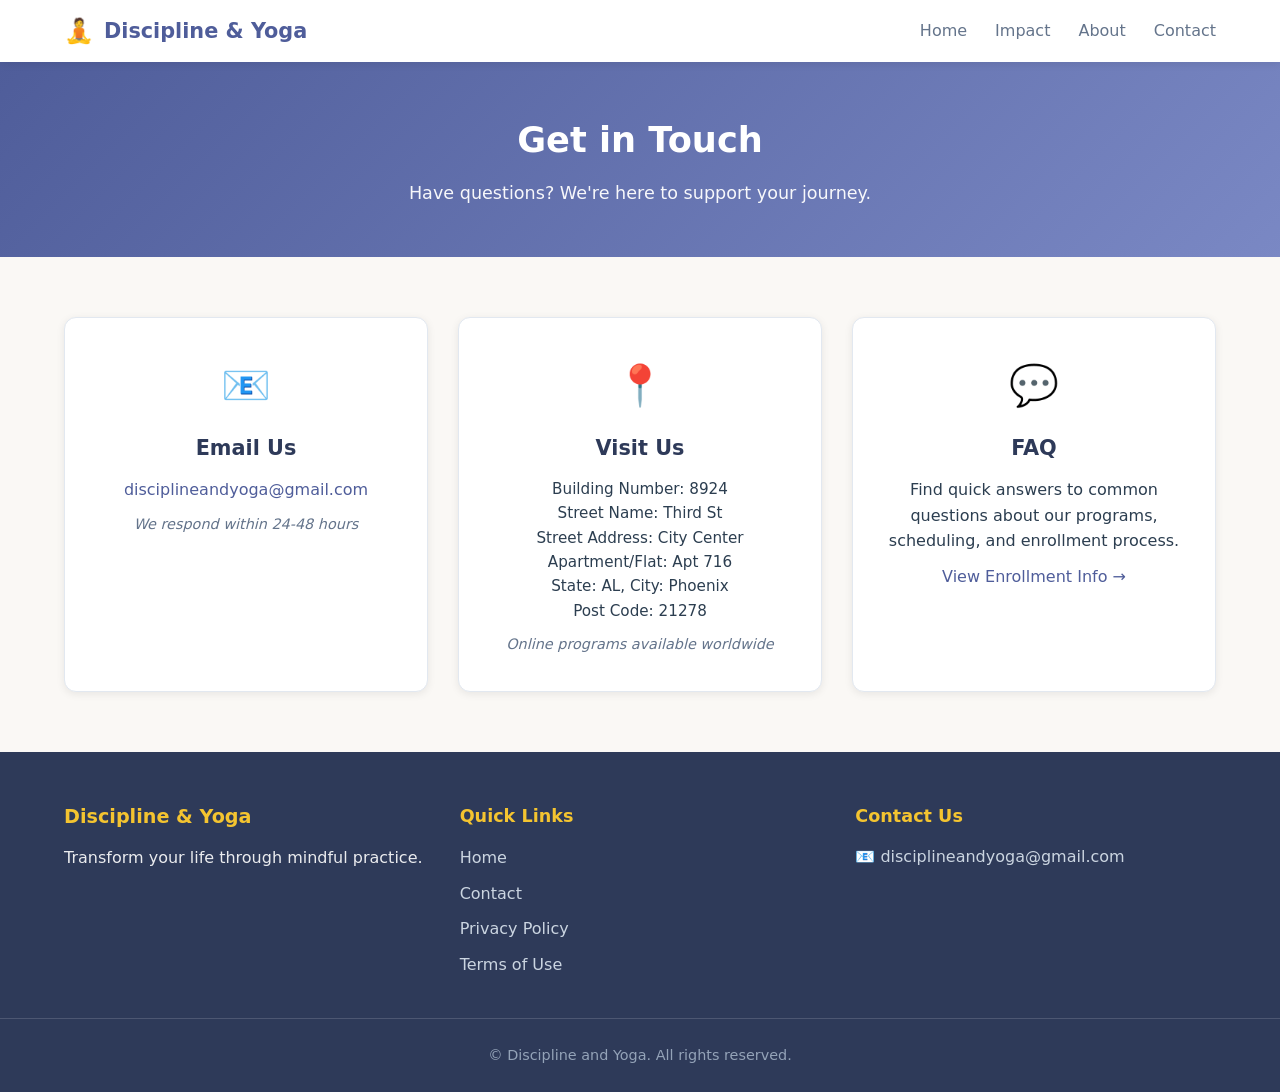
<file: contact.html>
<!DOCTYPE html>
<html lang="en">
<head>
  <!-- Google tag (gtag.js) -->
<script async src="https://www.googletagmanager.com/gtag/js?id=AW-18263636456"></script>
<script>
  window.dataLayer = window.dataLayer || [];
  function gtag(){dataLayer.push(arguments);}
  gtag('js', new Date());

  gtag('config', 'AW-18263636456');
</script>
  <meta charset="UTF-8" />
  <meta name="viewport" content="width=device-width, initial-scale=1.0"/>
  <title>Contact | Discipline and Yoga</title>
  <link rel="stylesheet" href="style.css" />
</head>
<body>
  <!-- Navigation -->
  <nav class="navbar">
    <div class="container nav-flex">
      <a href="index.html" class="logo">
        <span class="logo-icon">🧘</span>
        <span class="logo-text">Discipline & Yoga</span>
      </a>
      <ul class="nav-links">
        <li><a href="index.html">Home</a></li>
        <li><a href="index.html#stats">Impact</a></li>
        <li><a href="index.html#about">About</a></li>
        <li><a href="contact.html">Contact</a></li>
      </ul>
    </div>
  </nav>

  <!-- Contact Header -->
  <header class="page-header">
    <div class="container">
      <h1>Get in Touch</h1>
      <p>Have questions? We're here to support your journey.</p>
    </div>
  </header>

  <!-- Contact Info -->
  <section class="contact-section">
    <div class="container contact-grid">
      <div class="contact-card">
        <div class="contact-icon">📧</div>
        <h3>Email Us</h3>
        <p><a href="mailto:disciplineandyoga@gmail.com">disciplineandyoga@gmail.com</a></p>
        <p class="contact-note">We respond within 24-48 hours</p>
      </div>
      
      <div class="contact-card">
        <div class="contact-icon">📍</div>
        <h3>Visit Us</h3>
        <p style="font-size: 0.95rem; line-height: 1.6;">
          Building Number: 8924<br/>
          Street Name: Third St<br/>
          Street Address: City Center<br/>
          Apartment/Flat: Apt 716<br/>
          State: AL, City: Phoenix<br/>
          Post Code: 21278
        </p>
        <p class="contact-note">Online programs available worldwide</p>
      </div>
      
      <div class="contact-card">
        <div class="contact-icon">💬</div>
        <h3>FAQ</h3>
        <p>Find quick answers to common questions about our programs, scheduling, and enrollment process.</p>
        <a href="index.html#enroll" class="link-arrow">View Enrollment Info →</a>
      </div>
    </div>
  </section>

  <!-- Footer -->
  <footer>
    <div class="container footer-grid">
      <div class="footer-brand">
        <h4>Discipline & Yoga</h4>
        <p>Transform your life through mindful practice.</p>
      </div>
      <div class="footer-links">
        <h4>Quick Links</h4>
        <a href="index.html">Home</a>
        <a href="contact.html">Contact</a>
        <a href="privacy.html">Privacy Policy</a>
        <a href="terms.html">Terms of Use</a>
      </div>
      <div class="footer-contact">
        <h4>Contact Us</h4>
        <p>📧 disciplineandyoga@gmail.com</p>
      </div>
    </div>
    <div class="footer-bottom">
      <p>&copy; <span id="year"></span> Discipline and Yoga. All rights reserved.</p>
    </div>
  </footer>

  <script src="script.js"></script>
</body>
</html>
</file>
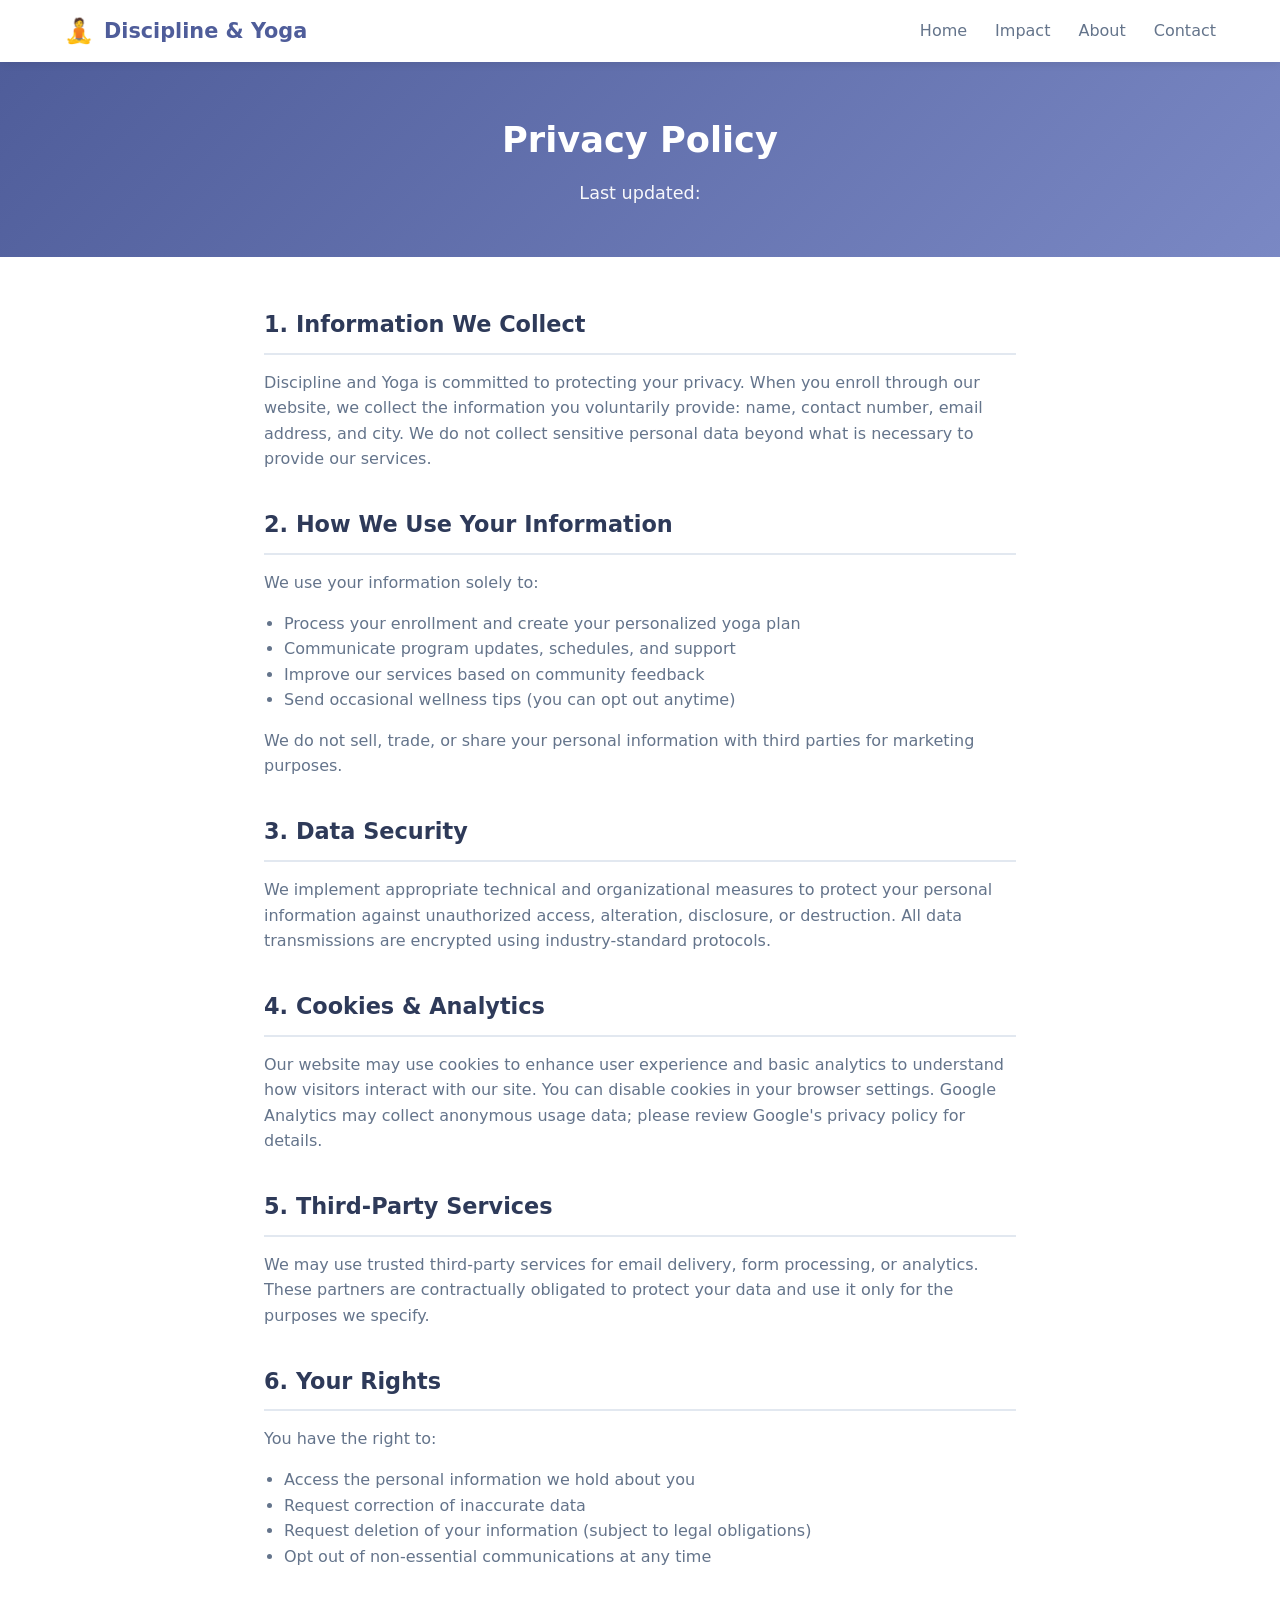
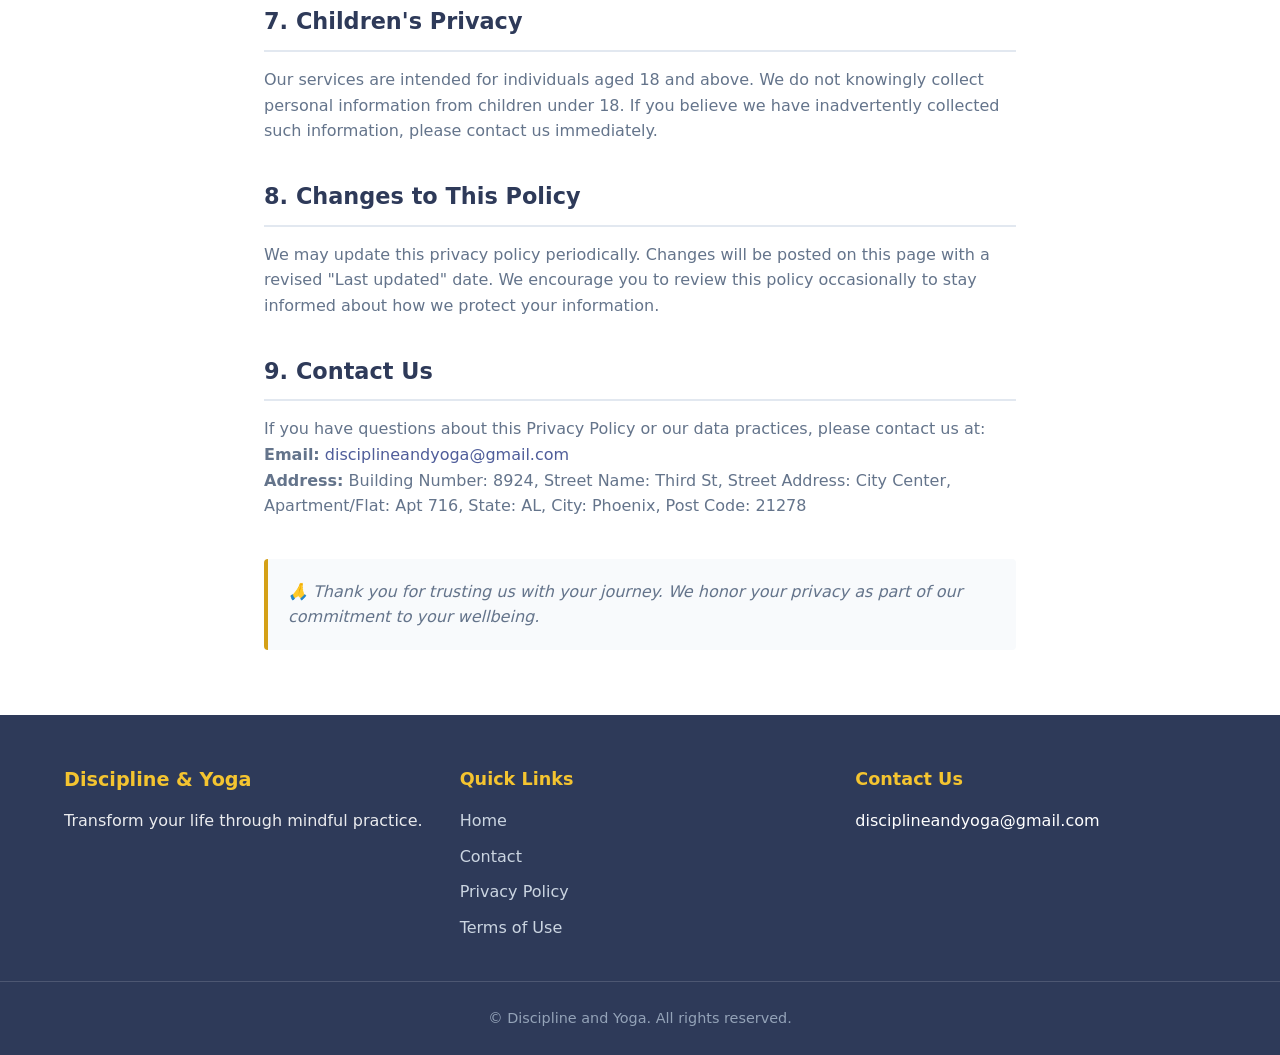
<file: privacy.html>
<!DOCTYPE html>
<html lang="en">
<head>
  <!-- Google tag (gtag.js) -->
<script async src="https://www.googletagmanager.com/gtag/js?id=AW-18263636456"></script>
<script>
  window.dataLayer = window.dataLayer || [];
  function gtag(){dataLayer.push(arguments);}
  gtag('js', new Date());

  gtag('config', 'AW-18263636456');
</script>
  <meta charset="UTF-8" />
  <meta name="viewport" content="width=device-width, initial-scale=1.0"/>
  <title>Privacy Policy | Discipline and Yoga</title>
  <link rel="stylesheet" href="style.css" />
</head>
<body>
  <nav class="navbar">
    <div class="container nav-flex">
      <a href="index.html" class="logo">
        <span class="logo-icon">🧘</span>
        <span class="logo-text">Discipline & Yoga</span>
      </a>
      <ul class="nav-links">
        <li><a href="index.html">Home</a></li>
        <li><a href="index.html#stats">Impact</a></li>
        <li><a href="index.html#about">About</a></li>
        <li><a href="contact.html">Contact</a></li>
      </ul>
    </div>
  </nav>

  <header class="page-header">
    <div class="container">
      <h1>Privacy Policy</h1>
      <p>Last updated: <span id="update-date"></span></p>
    </div>
  </header>

  <section class="policy-section">
    <div class="container policy-content">
      <h2>1. Information We Collect</h2>
      <p>Discipline and Yoga is committed to protecting your privacy. When you enroll through our website, we collect the information you voluntarily provide: name, contact number, email address, and city. We do not collect sensitive personal data beyond what is necessary to provide our services.</p>

      <h2>2. How We Use Your Information</h2>
      <p>We use your information solely to:</p>
      <ul style="margin-left: 20px; margin-bottom: 15px;">
        <li>Process your enrollment and create your personalized yoga plan</li>
        <li>Communicate program updates, schedules, and support</li>
        <li>Improve our services based on community feedback</li>
        <li>Send occasional wellness tips (you can opt out anytime)</li>
      </ul>
      <p>We do not sell, trade, or share your personal information with third parties for marketing purposes.</p>

      <h2>3. Data Security</h2>
      <p>We implement appropriate technical and organizational measures to protect your personal information against unauthorized access, alteration, disclosure, or destruction. All data transmissions are encrypted using industry-standard protocols.</p>

      <h2>4. Cookies & Analytics</h2>
      <p>Our website may use cookies to enhance user experience and basic analytics to understand how visitors interact with our site. You can disable cookies in your browser settings. Google Analytics may collect anonymous usage data; please review Google's privacy policy for details.</p>

      <h2>5. Third-Party Services</h2>
      <p>We may use trusted third-party services for email delivery, form processing, or analytics. These partners are contractually obligated to protect your data and use it only for the purposes we specify.</p>

      <h2>6. Your Rights</h2>
      <p>You have the right to:</p>
      <ul style="margin-left: 20px; margin-bottom: 15px;">
        <li>Access the personal information we hold about you</li>
        <li>Request correction of inaccurate data</li>
        <li>Request deletion of your information (subject to legal obligations)</li>
        <li>Opt out of non-essential communications at any time</li>
      </ul>

      <h2>7. Children's Privacy</h2>
      <p>Our services are intended for individuals aged 18 and above. We do not knowingly collect personal information from children under 18. If you believe we have inadvertently collected such information, please contact us immediately.</p>

      <h2>8. Changes to This Policy</h2>
      <p>We may update this privacy policy periodically. Changes will be posted on this page with a revised "Last updated" date. We encourage you to review this policy occasionally to stay informed about how we protect your information.</p>

      <h2>9. Contact Us</h2>
      <p>If you have questions about this Privacy Policy or our data practices, please contact us at:<br/>
      <strong>Email:</strong> <a href="mailto:disciplineandyoga@gmail.com">disciplineandyoga@gmail.com</a><br/>
      <strong>Address:</strong> Building Number: 8924, Street Name: Third St, Street Address: City Center, Apartment/Flat: Apt 716, State: AL, City: Phoenix, Post Code: 21278</p>

      <p class="policy-note">🙏 Thank you for trusting us with your journey. We honor your privacy as part of our commitment to your wellbeing.</p>
    </div>
  </section>

  <footer>
    <div class="container footer-grid">
      <div class="footer-brand">
        <h4>Discipline & Yoga</h4>
        <p>Transform your life through mindful practice.</p>
      </div>
      <div class="footer-links">
        <h4>Quick Links</h4>
        <a href="index.html">Home</a>
        <a href="contact.html">Contact</a>
        <a href="privacy.html">Privacy Policy</a>
        <a href="terms.html">Terms of Use</a>
      </div>
      <div class="footer-contact">
        <h4>Contact Us</h4>
        <a href="mailto:disciplineandyoga@gmail.com">disciplineandyoga@gmail.com</a>
      </div>
    </div>
    <div class="footer-bottom">
      <p>&copy; <span id="year"></span> Discipline and Yoga. All rights reserved.</p>
    </div>
  </footer>

  <script src="script.js"></script>
</body>
</html>
</file>
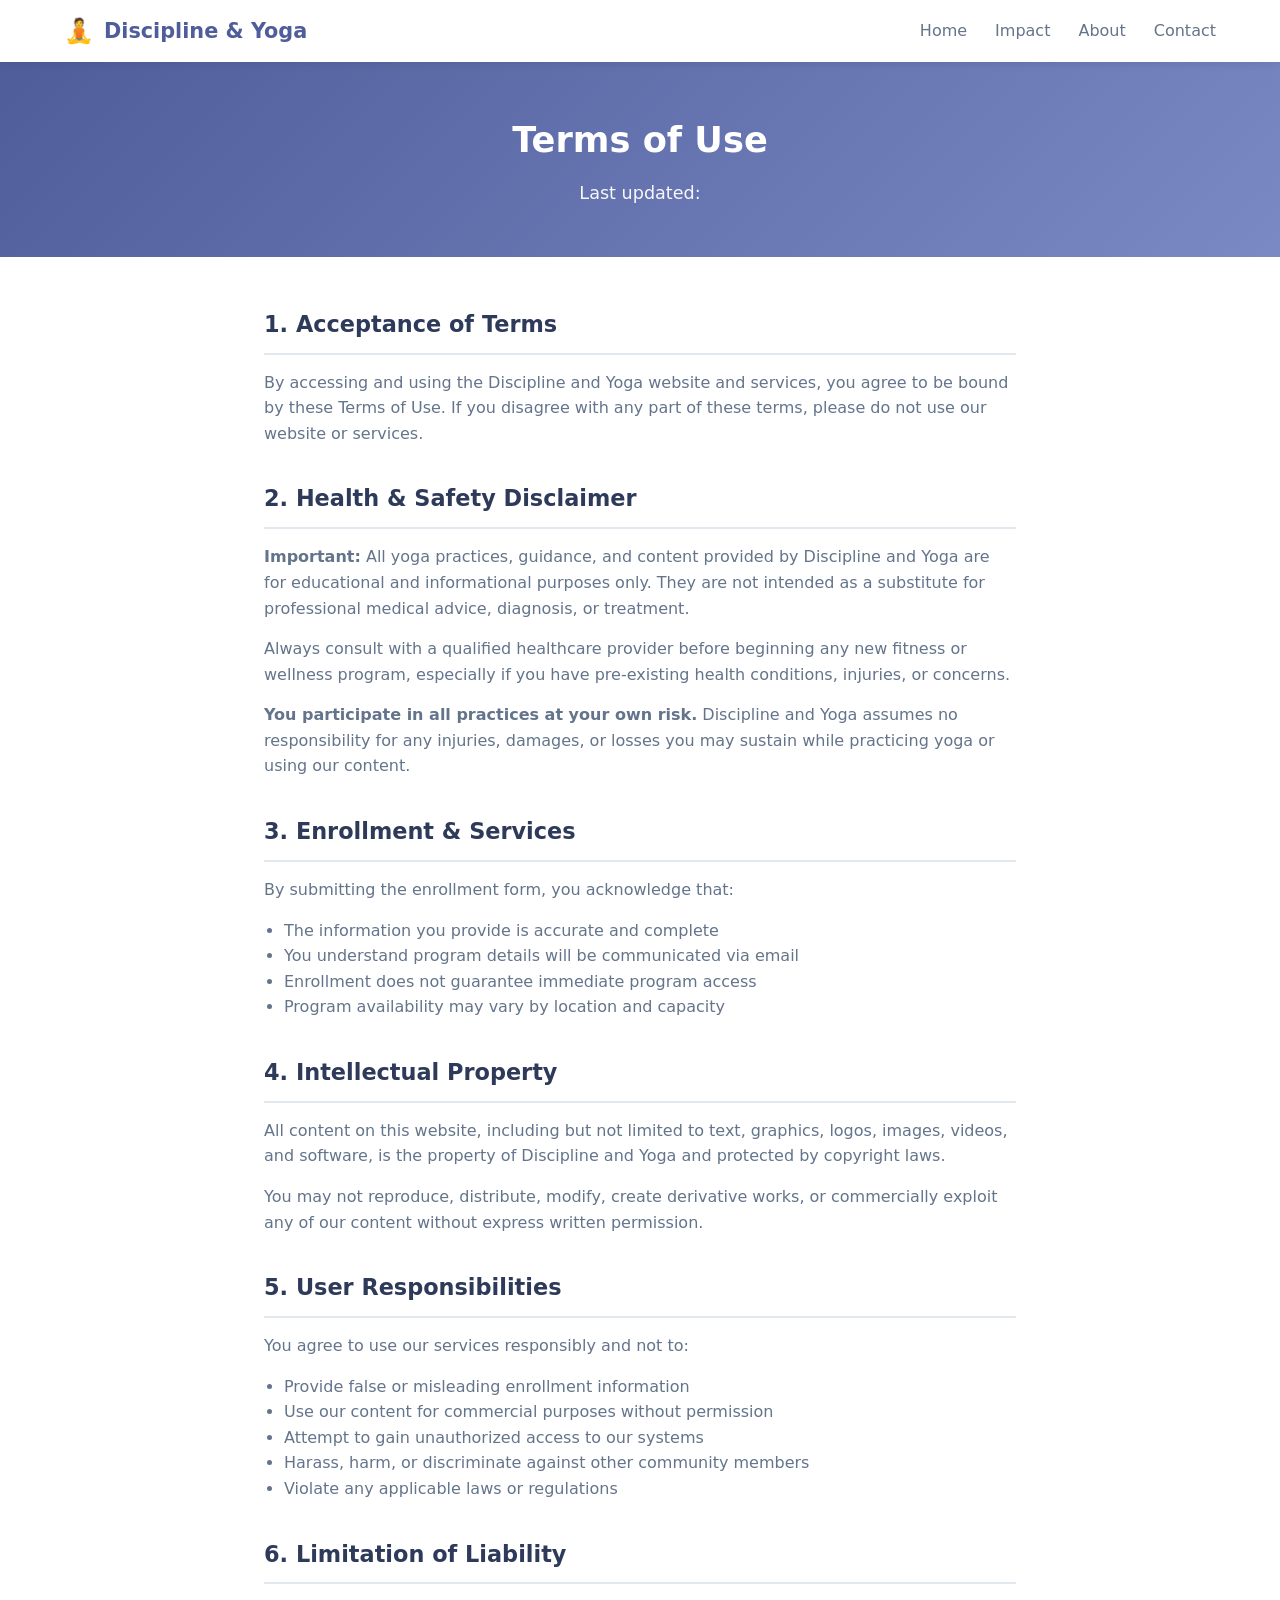
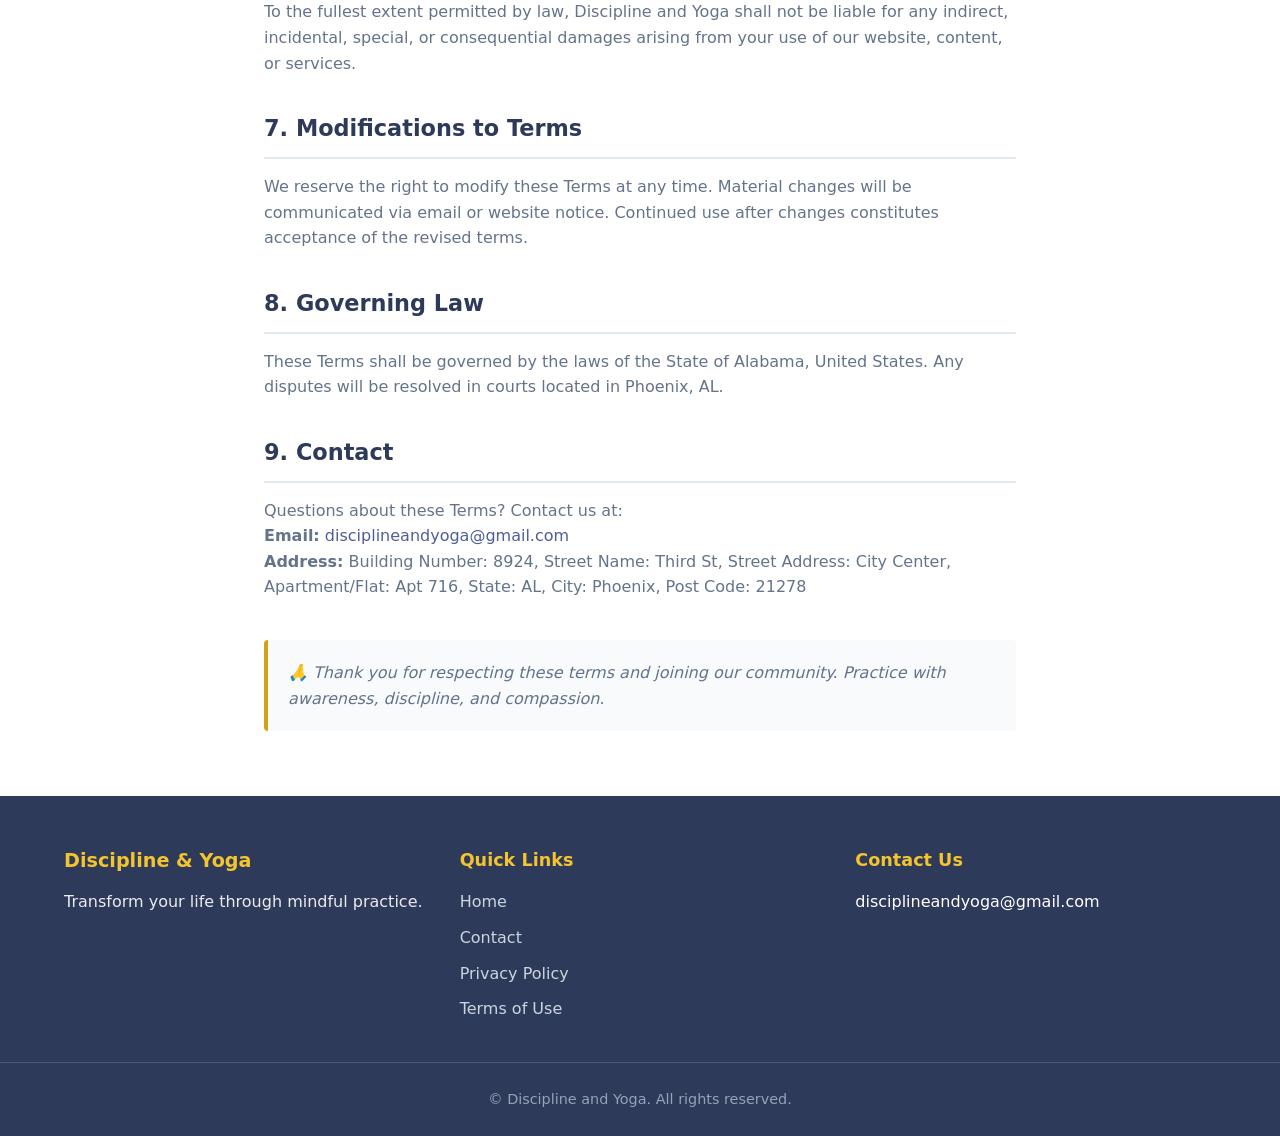
<file: terms.html>
<!DOCTYPE html>
<html lang="en">
<head>
  <!-- Google tag (gtag.js) -->
<script async src="https://www.googletagmanager.com/gtag/js?id=AW-18263636456"></script>
<script>
  window.dataLayer = window.dataLayer || [];
  function gtag(){dataLayer.push(arguments);}
  gtag('js', new Date());

  gtag('config', 'AW-18263636456');
</script>
  <meta charset="UTF-8" />
  <meta name="viewport" content="width=device-width, initial-scale=1.0"/>
  <title>Terms of Use | Discipline and Yoga</title>
  <link rel="stylesheet" href="style.css" />
</head>
<body>
  <nav class="navbar">
    <div class="container nav-flex">
      <a href="index.html" class="logo">
        <span class="logo-icon">🧘</span>
        <span class="logo-text">Discipline & Yoga</span>
      </a>
      <ul class="nav-links">
        <li><a href="index.html">Home</a></li>
        <li><a href="index.html#stats">Impact</a></li>
        <li><a href="index.html#about">About</a></li>
        <li><a href="contact.html">Contact</a></li>
      </ul>
    </div>
  </nav>

  <header class="page-header">
    <div class="container">
      <h1>Terms of Use</h1>
      <p>Last updated: <span id="update-date"></span></p>
    </div>
  </header>

  <section class="policy-section">
    <div class="container policy-content">
      <h2>1. Acceptance of Terms</h2>
      <p>By accessing and using the Discipline and Yoga website and services, you agree to be bound by these Terms of Use. If you disagree with any part of these terms, please do not use our website or services.</p>

      <h2>2. Health & Safety Disclaimer</h2>
      <p><strong>Important:</strong> All yoga practices, guidance, and content provided by Discipline and Yoga are for educational and informational purposes only. They are not intended as a substitute for professional medical advice, diagnosis, or treatment.</p>
      <p>Always consult with a qualified healthcare provider before beginning any new fitness or wellness program, especially if you have pre-existing health conditions, injuries, or concerns.</p>
      <p><strong>You participate in all practices at your own risk.</strong> Discipline and Yoga assumes no responsibility for any injuries, damages, or losses you may sustain while practicing yoga or using our content.</p>

      <h2>3. Enrollment & Services</h2>
      <p>By submitting the enrollment form, you acknowledge that:</p>
      <ul style="margin-left: 20px; margin-bottom: 15px;">
        <li>The information you provide is accurate and complete</li>
        <li>You understand program details will be communicated via email</li>
        <li>Enrollment does not guarantee immediate program access</li>
        <li>Program availability may vary by location and capacity</li>
      </ul>

      <h2>4. Intellectual Property</h2>
      <p>All content on this website, including but not limited to text, graphics, logos, images, videos, and software, is the property of Discipline and Yoga and protected by copyright laws.</p>
      <p>You may not reproduce, distribute, modify, create derivative works, or commercially exploit any of our content without express written permission.</p>

      <h2>5. User Responsibilities</h2>
      <p>You agree to use our services responsibly and not to:</p>
      <ul style="margin-left: 20px; margin-bottom: 15px;">
        <li>Provide false or misleading enrollment information</li>
        <li>Use our content for commercial purposes without permission</li>
        <li>Attempt to gain unauthorized access to our systems</li>
        <li>Harass, harm, or discriminate against other community members</li>
        <li>Violate any applicable laws or regulations</li>
      </ul>

      <h2>6. Limitation of Liability</h2>
      <p>To the fullest extent permitted by law, Discipline and Yoga shall not be liable for any indirect, incidental, special, or consequential damages arising from your use of our website, content, or services.</p>

      <h2>7. Modifications to Terms</h2>
      <p>We reserve the right to modify these Terms at any time. Material changes will be communicated via email or website notice. Continued use after changes constitutes acceptance of the revised terms.</p>

      <h2>8. Governing Law</h2>
      <p>These Terms shall be governed by the laws of the State of Alabama, United States. Any disputes will be resolved in courts located in Phoenix, AL.</p>

      <h2>9. Contact</h2>
      <p>Questions about these Terms? Contact us at:<br/>
      <strong>Email:</strong> <a href="mailto:disciplineandyoga@gmail.com">disciplineandyoga@gmail.com</a><br/>
      <strong>Address:</strong> Building Number: 8924, Street Name: Third St, Street Address: City Center, Apartment/Flat: Apt 716, State: AL, City: Phoenix, Post Code: 21278</p>

      <p class="policy-note">🙏 Thank you for respecting these terms and joining our community. Practice with awareness, discipline, and compassion.</p>
    </div>
  </section>

  <footer>
    <div class="container footer-grid">
      <div class="footer-brand">
        <h4>Discipline & Yoga</h4>
        <p>Transform your life through mindful practice.</p>
      </div>
      <div class="footer-links">
        <h4>Quick Links</h4>
        <a href="index.html">Home</a>
        <a href="contact.html">Contact</a>
        <a href="privacy.html">Privacy Policy</a>
        <a href="terms.html">Terms of Use</a>
      </div>
      <div class="footer-contact">
        <h4>Contact Us</h4>
        <a href="mailto:disciplineandyoga@gmail.com">disciplineandyoga@gmail.com</a>
      </div>
    </div>
    <div class="footer-bottom">
      <p>&copy; <span id="year"></span> Discipline and Yoga. All rights reserved.</p>
    </div>
  </footer>

  <script src="script.js"></script>
</body>
</html>
</file>
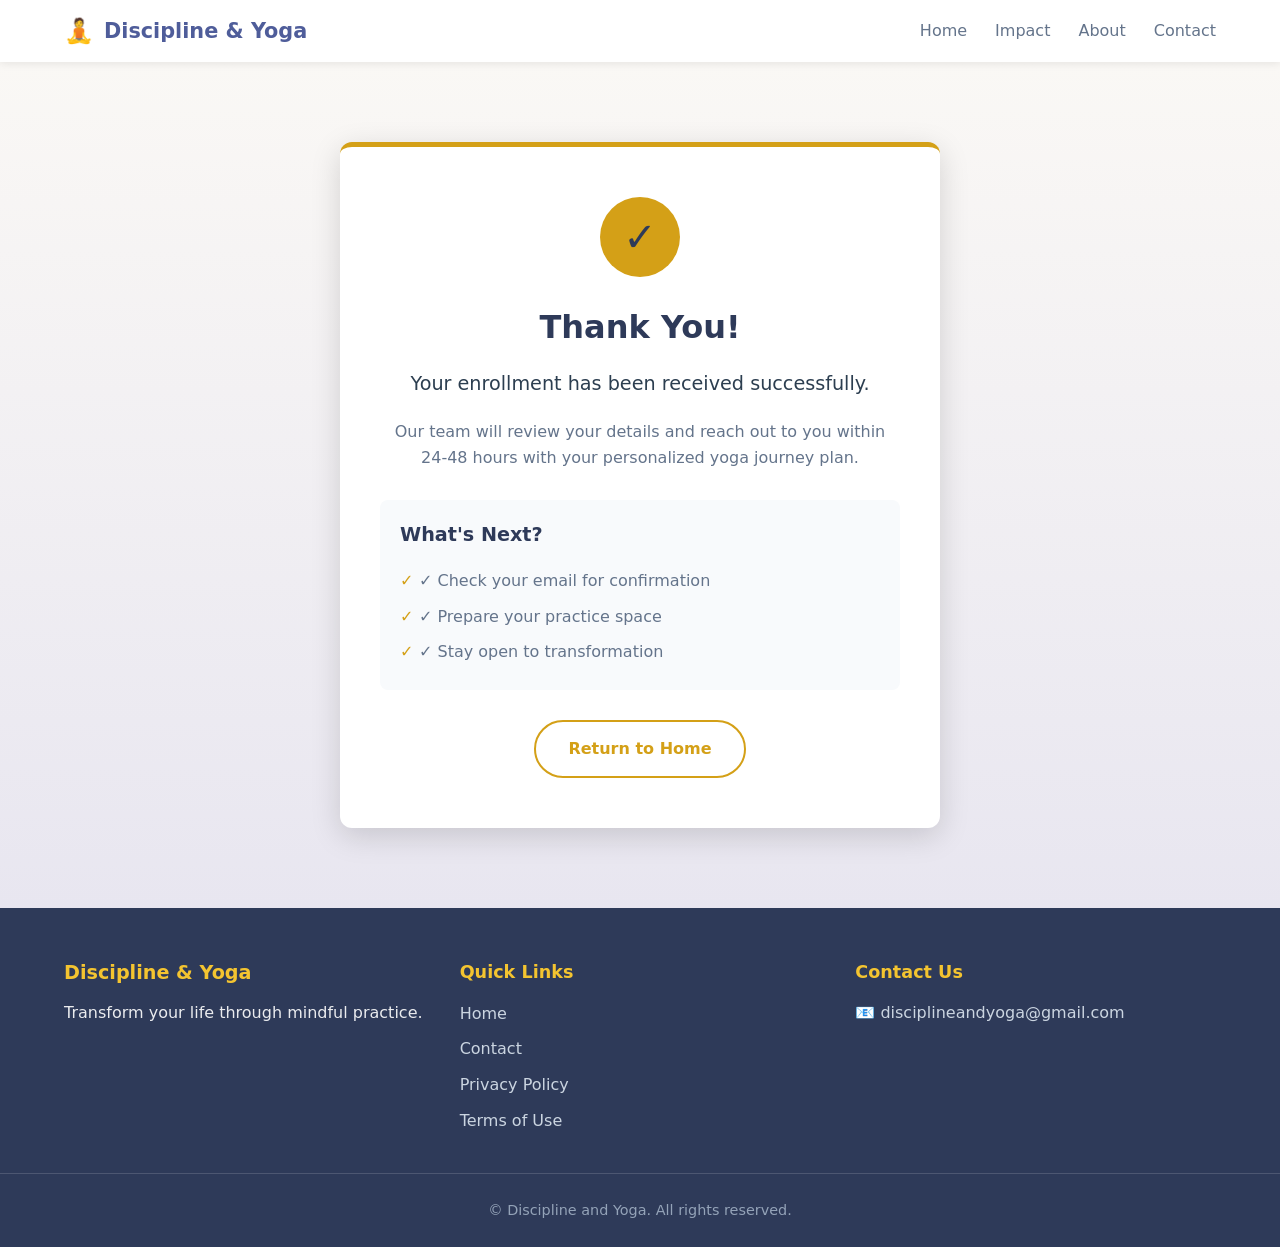
<file: thankyou.html>
<!DOCTYPE html>
<html lang="en">
<head>
  <meta charset="UTF-8" />
  <meta name="viewport" content="width=device-width, initial-scale=1.0"/>
  <meta name="description" content="Thank you for enrolling with Discipline and Yoga">
  <title>Thank You | Discipline and Yoga</title>
  <link rel="stylesheet" href="style.css" />
</head>
<body>
  <!-- Navigation -->
  <nav class="navbar">
    <div class="container nav-flex">
      <a href="index.html" class="logo">
        <span class="logo-icon">🧘</span>
        <span class="logo-text">Discipline & Yoga</span>
      </a>
      <ul class="nav-links">
        <li><a href="index.html">Home</a></li>
        <li><a href="index.html#stats">Impact</a></li>
        <li><a href="index.html#about">About</a></li>
        <li><a href="contact.html">Contact</a></li>
      </ul>
    </div>
  </nav>

  <!-- Thank You Section -->
  <section class="thankyou-section">
    <div class="container">
      <div class="thankyou-card">
        <div class="success-icon">✓</div>
        <h1>Thank You!</h1>
        <p class="thankyou-message">Your enrollment has been received successfully.</p>
        <p class="thankyou-submessage">Our team will review your details and reach out to you within 24-48 hours with your personalized yoga journey plan.</p>
        
        <div class="next-steps">
          <h3>What's Next?</h3>
          <ul>
            <li>✓ Check your email for confirmation</li>
            <li>✓ Prepare your practice space</li>
            <li>✓ Stay open to transformation</li>
          </ul>
        </div>
        
        <a href="index.html" class="btn-secondary">Return to Home</a>
      </div>
    </div>
  </section>

  <!-- Footer -->
  <footer>
    <div class="container footer-grid">
      <div class="footer-brand">
        <h4>Discipline & Yoga</h4>
        <p>Transform your life through mindful practice.</p>
      </div>
      <div class="footer-links">
        <h4>Quick Links</h4>
        <a href="index.html">Home</a>
        <a href="contact.html">Contact</a>
        <a href="privacy.html">Privacy Policy</a>
        <a href="terms.html">Terms of Use</a>
      </div>
      <div class="footer-contact">
        <h4>Contact Us</h4>
        <p>📧 disciplineandyoga@gmail.com</p>
      </div>
    </div>
    <div class="footer-bottom">
      <p>&copy; <span id="year"></span> Discipline and Yoga. All rights reserved.</p>
    </div>
  </footer>

  <script src="script.js"></script>
</body>
</html>
</file>
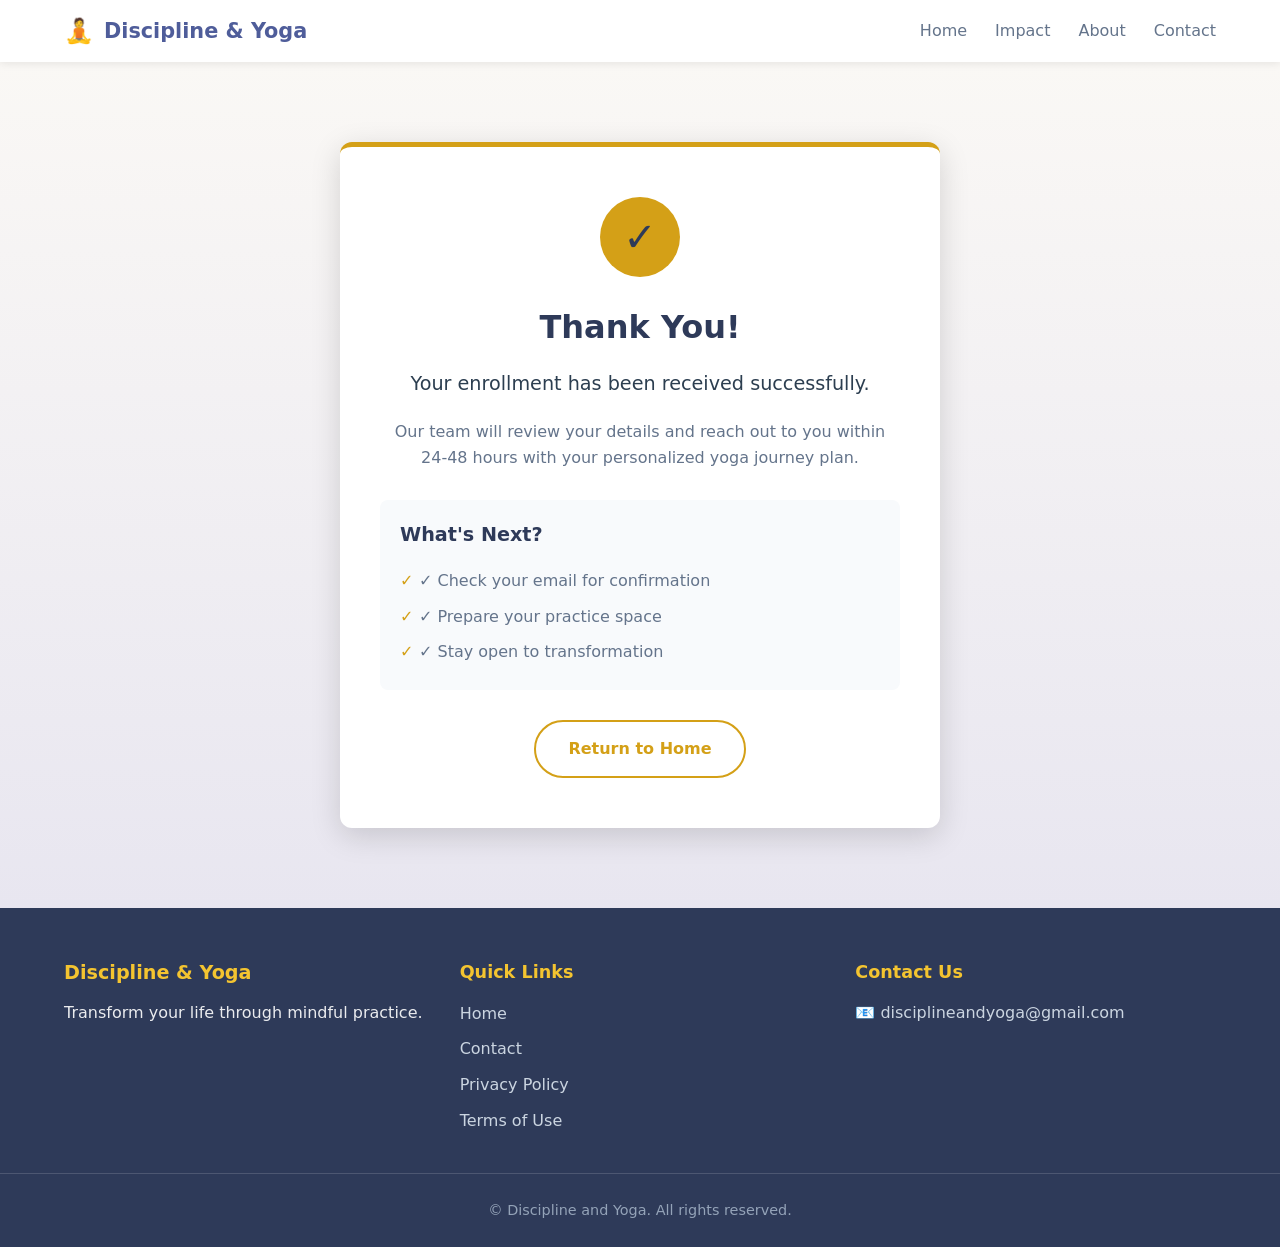
<file: Thankyou.html>
<!DOCTYPE html>
<html lang="en">
<head>
  <!-- Google tag (gtag.js) -->
<script async src="https://www.googletagmanager.com/gtag/js?id=AW-18263636456"></script>
<script>
  window.dataLayer = window.dataLayer || [];
  function gtag(){dataLayer.push(arguments);}
  gtag('js', new Date());

  gtag('config', 'AW-18263636456');
</script>
  <!-- Event snippet for Submit lead form conversion page -->
<script>
  gtag('event', 'conversion', {
      'send_to': 'AW-18263636456/qvleCMW_0s0cEOjz44RE',
      'value': 1.0,
      'currency': 'INR'
  });
</script>

  <meta charset="UTF-8" />
  <meta name="viewport" content="width=device-width, initial-scale=1.0"/>
  <meta name="description" content="Thank you for enrolling with Discipline and Yoga">
  <title>Thank You | Discipline and Yoga</title>
  <link rel="stylesheet" href="style.css" />
</head>
<body>
  <!-- Navigation -->
  <nav class="navbar">
    <div class="container nav-flex">
      <a href="index.html" class="logo">
        <span class="logo-icon">🧘</span>
        <span class="logo-text">Discipline & Yoga</span>
      </a>
      <ul class="nav-links">
        <li><a href="index.html">Home</a></li>
        <li><a href="index.html#stats">Impact</a></li>
        <li><a href="index.html#about">About</a></li>
        <li><a href="contact.html">Contact</a></li>
      </ul>
    </div>
  </nav>

  <!-- Thank You Section -->
  <section class="thankyou-section">
    <div class="container">
      <div class="thankyou-card">
        <div class="success-icon">✓</div>
        <h1>Thank You!</h1>
        <p class="thankyou-message">Your enrollment has been received successfully.</p>
        <p class="thankyou-submessage">Our team will review your details and reach out to you within 24-48 hours with your personalized yoga journey plan.</p>
        
        <div class="next-steps">
          <h3>What's Next?</h3>
          <ul>
            <li>✓ Check your email for confirmation</li>
            <li>✓ Prepare your practice space</li>
            <li>✓ Stay open to transformation</li>
          </ul>
        </div>
        
        <a href="index.html" class="btn-secondary">Return to Home</a>
      </div>
    </div>
  </section>

  <!-- Footer -->
  <footer>
    <div class="container footer-grid">
      <div class="footer-brand">
        <h4>Discipline & Yoga</h4>
        <p>Transform your life through mindful practice.</p>
      </div>
      <div class="footer-links">
        <h4>Quick Links</h4>
        <a href="index.html">Home</a>
        <a href="contact.html">Contact</a>
        <a href="privacy.html">Privacy Policy</a>
        <a href="terms.html">Terms of Use</a>
      </div>
      <div class="footer-contact">
        <h4>Contact Us</h4>
        <p>📧 disciplineandyoga@gmail.com</p>
      </div>
    </div>
    <div class="footer-bottom">
      <p>&copy; <span id="year"></span> Discipline and Yoga. All rights reserved.</p>
    </div>
  </footer>

  <script src="script.js"></script>
</body>
</html>
</file>
<file: style.css>
/* ===== BASE RESET & VARIABLES ===== */
* { margin: 0; padding: 0; box-sizing: border-box; }

:root {
  --indigo-dark: #2e3a59;
  --indigo-main: #4f5d9a;
  --indigo-light: #7a88c4;
  --amber-gold: #d4a017;
  --amber-light: #f4c430;
  --cream-bg: #faf8f5;
  --white: #ffffff;
  --text-dark: #2c3e50;
  --text-gray: #64748b;
  --shadow-sm: 0 2px 8px rgba(0,0,0,0.08);
  --shadow-md: 0 4px 20px rgba(0,0,0,0.12);
  --shadow-lg: 0 8px 30px rgba(0,0,0,0.15);
  --radius: 12px;
  --transition: all 0.3s ease;
}

body {
  font-family: 'Segoe UI', system-ui, -apple-system, sans-serif;
  line-height: 1.6;
  color: var(--text-dark);
  background: var(--cream-bg);
}

.container {
  max-width: 1200px;
  margin: 0 auto;
  padding: 0 24px;
}

img {
  max-width: 100%;
  border-radius: var(--radius);
  display: block;
}

a { text-decoration: none; color: inherit; transition: var(--transition); }

/* ===== NAVIGATION ===== */
.navbar {
  background: var(--white);
  box-shadow: var(--shadow-sm);
  position: sticky;
  top: 0;
  z-index: 100;
  padding: 12px 0;
}

.nav-flex {
  display: flex;
  justify-content: space-between;
  align-items: center;
}

.logo {
  display: flex;
  align-items: center;
  gap: 10px;
  font-weight: 700;
  font-size: 1.3rem;
  color: var(--indigo-dark);
}

.logo-icon { font-size: 1.5rem; }
.logo-text { color: var(--indigo-main); }

.nav-links {
  display: flex;
  list-style: none;
  gap: 28px;
}

.nav-links a {
  font-weight: 500;
  color: var(--text-gray);
  position: relative;
  padding: 5px 0;
}

.nav-links a:hover,
.nav-links a:focus {
  color: var(--indigo-main);
}

.nav-links a::after {
  content: '';
  position: absolute;
  bottom: 0;
  left: 0;
  width: 0;
  height: 2px;
  background: var(--amber-gold);
  transition: var(--transition);
}

.nav-links a:hover::after { width: 100%; }

/* ===== HERO SECTION ===== */
.hero {
  background: linear-gradient(135deg, var(--indigo-dark) 0%, var(--indigo-main) 100%);
  color: var(--white);
  padding: 70px 0;
}

.hero-grid {
  display: grid;
  grid-template-columns: 1fr 1fr;
  gap: 50px;
  align-items: center;
}

.hero-content h1 {
  font-size: 2.8rem;
  line-height: 1.2;
  margin-bottom: 20px;
}

.hero-content .highlight {
  color: var(--amber-light);
  font-weight: 700;
}

.hero-content p {
  font-size: 1.15rem;
  margin-bottom: 30px;
  opacity: 0.95;
  max-width: 500px;
}

.hero-image img {
  width: 100%;
  height: auto;
  border-radius: var(--radius);
  box-shadow: var(--shadow-lg);
  border: 4px solid var(--amber-gold);
}

/* ===== BUTTONS ===== */
.btn-primary,
.btn-secondary,
.btn-submit {
  display: inline-block;
  padding: 14px 32px;
  border-radius: 50px;
  font-weight: 600;
  font-size: 1rem;
  cursor: pointer;
  border: none;
  transition: var(--transition);
  text-align: center;
}

.btn-primary {
  background: var(--amber-gold);
  color: var(--indigo-dark);
}

.btn-primary:hover {
  background: var(--amber-light);
  transform: translateY(-2px);
  box-shadow: var(--shadow-md);
}

.btn-secondary {
  background: transparent;
  color: var(--amber-gold);
  border: 2px solid var(--amber-gold);
}

.btn-secondary:hover {
  background: var(--amber-gold);
  color: var(--indigo-dark);
}

.btn-submit {
  background: var(--indigo-main);
  color: var(--white);
  width: 100%;
  font-size: 1.1rem;
  padding: 16px;
}

.btn-submit:hover {
  background: var(--indigo-dark);
  transform: translateY(-2px);
  box-shadow: var(--shadow-md);
}

/* ===== STATS SECTION ===== */
.stats-section {
  background: var(--white);
  padding: 50px 0;
  border-bottom: 1px solid #e2e8f0;
}

.stats-grid {
  display: grid;
  grid-template-columns: repeat(3, 1fr);
  gap: 30px;
  text-align: center;
}

.stat-card {
  padding: 25px 15px;
}

.stat-number {
  font-size: 2.5rem;
  font-weight: 800;
  color: var(--indigo-main);
  margin-bottom: 8px;
  line-height: 1;
}

.stat-label {
  color: var(--text-gray);
  font-weight: 500;
  font-size: 0.95rem;
}

/* ===== FORM SECTION ===== */
.form-section {
  padding: 70px 0;
  background: linear-gradient(180deg, var(--cream-bg) 0%, #f0edf5 100%);
}

.form-card {
  background: var(--white);
  border-radius: var(--radius);
  padding: 40px;
  max-width: 600px;
  margin: 0 auto;
  box-shadow: var(--shadow-md);
  border-top: 4px solid var(--amber-gold);
}

.form-card h2 {
  text-align: center;
  color: var(--indigo-dark);
  margin-bottom: 10px;
  font-size: 1.8rem;
}

.form-card > p {
  text-align: center;
  color: var(--text-gray);
  margin-bottom: 30px;
}

.enrollment-form .form-group {
  margin-bottom: 20px;
}

.enrollment-form label {
  display: block;
  margin-bottom: 8px;
  font-weight: 500;
  color: var(--indigo-dark);
  font-size: 0.95rem;
}

.enrollment-form input {
  width: 100%;
  padding: 14px 18px;
  border: 2px solid #e2e8f0;
  border-radius: 8px;
  font-size: 1rem;
  transition: var(--transition);
}

.enrollment-form input:focus {
  outline: none;
  border-color: var(--indigo-main);
  box-shadow: 0 0 0 3px rgba(79, 93, 154, 0.15);
}

.enrollment-form input::placeholder {
  color: var(--text-gray);
}

.form-note {
  text-align: center;
  font-size: 0.9rem;
  color: var(--text-gray);
  margin-top: 15px;
  font-style: italic;
}

/* ===== ABOUT SECTION ===== */
.about-section {
  padding: 70px 0;
  background: var(--white);
}

.about-grid {
  display: grid;
  grid-template-columns: 1fr 1fr;
  gap: 50px;
  align-items: center;
}

.about-image img {
  width: 100%;
  height: auto;
  border-radius: var(--radius);
  box-shadow: var(--shadow-md);
}

.about-content h2 {
  color: var(--indigo-dark);
  margin-bottom: 20px;
  font-size: 1.8rem;
}

.about-content p {
  color: var(--text-gray);
  margin-bottom: 15px;
}

.benefits-list {
  list-style: none;
  margin-top: 20px;
}

.benefits-list li {
  padding: 8px 0;
  color: var(--text-dark);
  font-weight: 500;
}

.benefits-list li::before {
  content: "✓";
  color: var(--amber-gold);
  font-weight: bold;
  margin-right: 10px;
}

/* ===== PAGE HEADER (Inner Pages) ===== */
.page-header {
  background: linear-gradient(135deg, var(--indigo-main) 0%, var(--indigo-light) 100%);
  color: var(--white);
  padding: 50px 0;
  text-align: center;
}

.page-header h1 {
  font-size: 2.2rem;
  margin-bottom: 10px;
}

.page-header p {
  opacity: 0.95;
  font-size: 1.1rem;
}

/* ===== CONTACT SECTION ===== */
.contact-section {
  padding: 60px 0;
}

.contact-grid {
  display: grid;
  grid-template-columns: repeat(auto-fit, minmax(280px, 1fr));
  gap: 30px;
}

.contact-card {
  background: var(--white);
  padding: 35px 30px;
  border-radius: var(--radius);
  text-align: center;
  box-shadow: var(--shadow-sm);
  transition: var(--transition);
  border: 1px solid #e2e8f0;
}

.contact-card:hover {
  transform: translateY(-5px);
  box-shadow: var(--shadow-md);
  border-color: var(--indigo-light);
}

.contact-icon {
  font-size: 2.5rem;
  margin-bottom: 15px;
}

.contact-card h3 {
  color: var(--indigo-dark);
  margin-bottom: 12px;
  font-size: 1.3rem;
}

.contact-card a {
  color: var(--indigo-main);
  font-weight: 500;
}

.contact-card a:hover {
  color: var(--amber-gold);
}

.contact-note {
  font-size: 0.9rem;
  color: var(--text-gray);
  margin-top: 10px;
  font-style: italic;
}

.link-arrow {
  display: inline-block;
  margin-top: 10px;
  color: var(--indigo-main);
  font-weight: 500;
}

.link-arrow:hover {
  color: var(--amber-gold);
}

/* ===== THANK YOU PAGE ===== */
.thankyou-section {
  padding: 80px 0;
  background: linear-gradient(180deg, var(--cream-bg) 0%, #e8e6f0 100%);
  min-height: 70vh;
  display: flex;
  align-items: center;
}

.thankyou-card {
  background: var(--white);
  border-radius: var(--radius);
  padding: 50px 40px;
  max-width: 600px;
  margin: 0 auto;
  text-align: center;
  box-shadow: var(--shadow-lg);
  border-top: 5px solid var(--amber-gold);
}

.success-icon {
  width: 80px;
  height: 80px;
  background: var(--amber-gold);
  color: var(--indigo-dark);
  border-radius: 50%;
  display: flex;
  align-items: center;
  justify-content: center;
  font-size: 2.5rem;
  font-weight: bold;
  margin: 0 auto 25px;
}

.thankyou-card h1 {
  color: var(--indigo-dark);
  margin-bottom: 15px;
  font-size: 2rem;
}

.thankyou-message {
  font-size: 1.2rem;
  color: var(--text-dark);
  margin-bottom: 20px;
  font-weight: 500;
}

.thankyou-submessage {
  color: var(--text-gray);
  margin-bottom: 30px;
}

.next-steps {
  background: #f8fafc;
  border-radius: 8px;
  padding: 20px;
  margin-bottom: 30px;
  text-align: left;
}

.next-steps h3 {
  color: var(--indigo-dark);
  margin-bottom: 12px;
  font-size: 1.2rem;
}

.next-steps ul {
  list-style: none;
}

.next-steps li {
  padding: 5px 0;
  color: var(--text-gray);
}

.next-steps li::before {
  content: "✓ ";
  color: var(--amber-gold);
  font-weight: bold;
}

/* ===== POLICY PAGES ===== */
.policy-section {
  padding: 50px 0;
  background: var(--white);
}

.policy-content {
  max-width: 800px;
  margin: 0 auto;
}

.policy-content h2 {
  color: var(--indigo-dark);
  margin: 35px 0 15px;
  padding-bottom: 10px;
  border-bottom: 2px solid #e2e8f0;
  font-size: 1.4rem;
}

.policy-content h2:first-child {
  margin-top: 0;
}

.policy-content p {
  color: var(--text-gray);
  margin-bottom: 15px;
}

.policy-content ul {
  margin-bottom: 15px;
  color: var(--text-gray);
}

.policy-content a {
  color: var(--indigo-main);
  text-decoration: none;
}

.policy-content a:hover {
  color: var(--amber-gold);
  text-decoration: underline;
}

.policy-note {
  margin-top: 40px;
  padding: 20px;
  background: #f8fafc;
  border-left: 4px solid var(--amber-gold);
  border-radius: 4px;
  font-style: italic;
  color: var(--text-gray);
}

/* ===== FOOTER ===== */
footer {
  background: var(--indigo-dark);
  color: var(--white);
  padding: 50px 0 25px;
}

.footer-grid {
  display: grid;
  grid-template-columns: repeat(auto-fit, minmax(220px, 1fr));
  gap: 35px;
  margin-bottom: 30px;
}

.footer-brand h4 {
  color: var(--amber-light);
  margin-bottom: 12px;
  font-size: 1.2rem;
}

.footer-brand p {
  opacity: 0.9;
}

.footer-links h4,
.footer-contact h4 {
  color: var(--amber-light);
  margin-bottom: 15px;
  font-size: 1.1rem;
}

.footer-links a {
  display: block;
  margin-bottom: 10px;
  color: #cbd5e1;
  transition: var(--transition);
}

.footer-links a:hover {
  color: var(--amber-light);
  transform: translateX(3px);
}

.footer-contact p {
  color: #cbd5e1;
  margin-bottom: 8px;
  line-height: 1.5;
}

.footer-bottom {
  text-align: center;
  padding-top: 25px;
  border-top: 1px solid rgba(255,255,255,0.15);
  font-size: 0.9rem;
  color: #94a3b8;
}

/* ===== RESPONSIVE ===== */
@media (max-width: 900px) {
  .hero-grid,
  .about-grid {
    grid-template-columns: 1fr;
    text-align: center;
  }
  
  .hero-content h1 {
    font-size: 2.3rem;
  }
  
  .hero-image {
    order: -1;
  }
  
  .stats-grid {
    grid-template-columns: 1fr;
    gap: 20px;
  }
  
  .stat-number {
    font-size: 2.2rem;
  }
}

@media (max-width: 600px) {
  .nav-links {
    display: none;
  }
  
  .logo {
    font-size: 1.1rem;
  }
  
  .logo-icon {
    font-size: 1.3rem;
  }
  
  .hero-content h1 {
    font-size: 1.9rem;
  }
  
  .form-card,
  .thankyou-card {
    padding: 30px 25px;
  }
  
  .footer-grid {
    grid-template-columns: 1fr;
    text-align: center;
  }
  
  .footer-links a {
    display: inline-block;
    margin: 0 10px 10px 0;
  }
}
</file>
